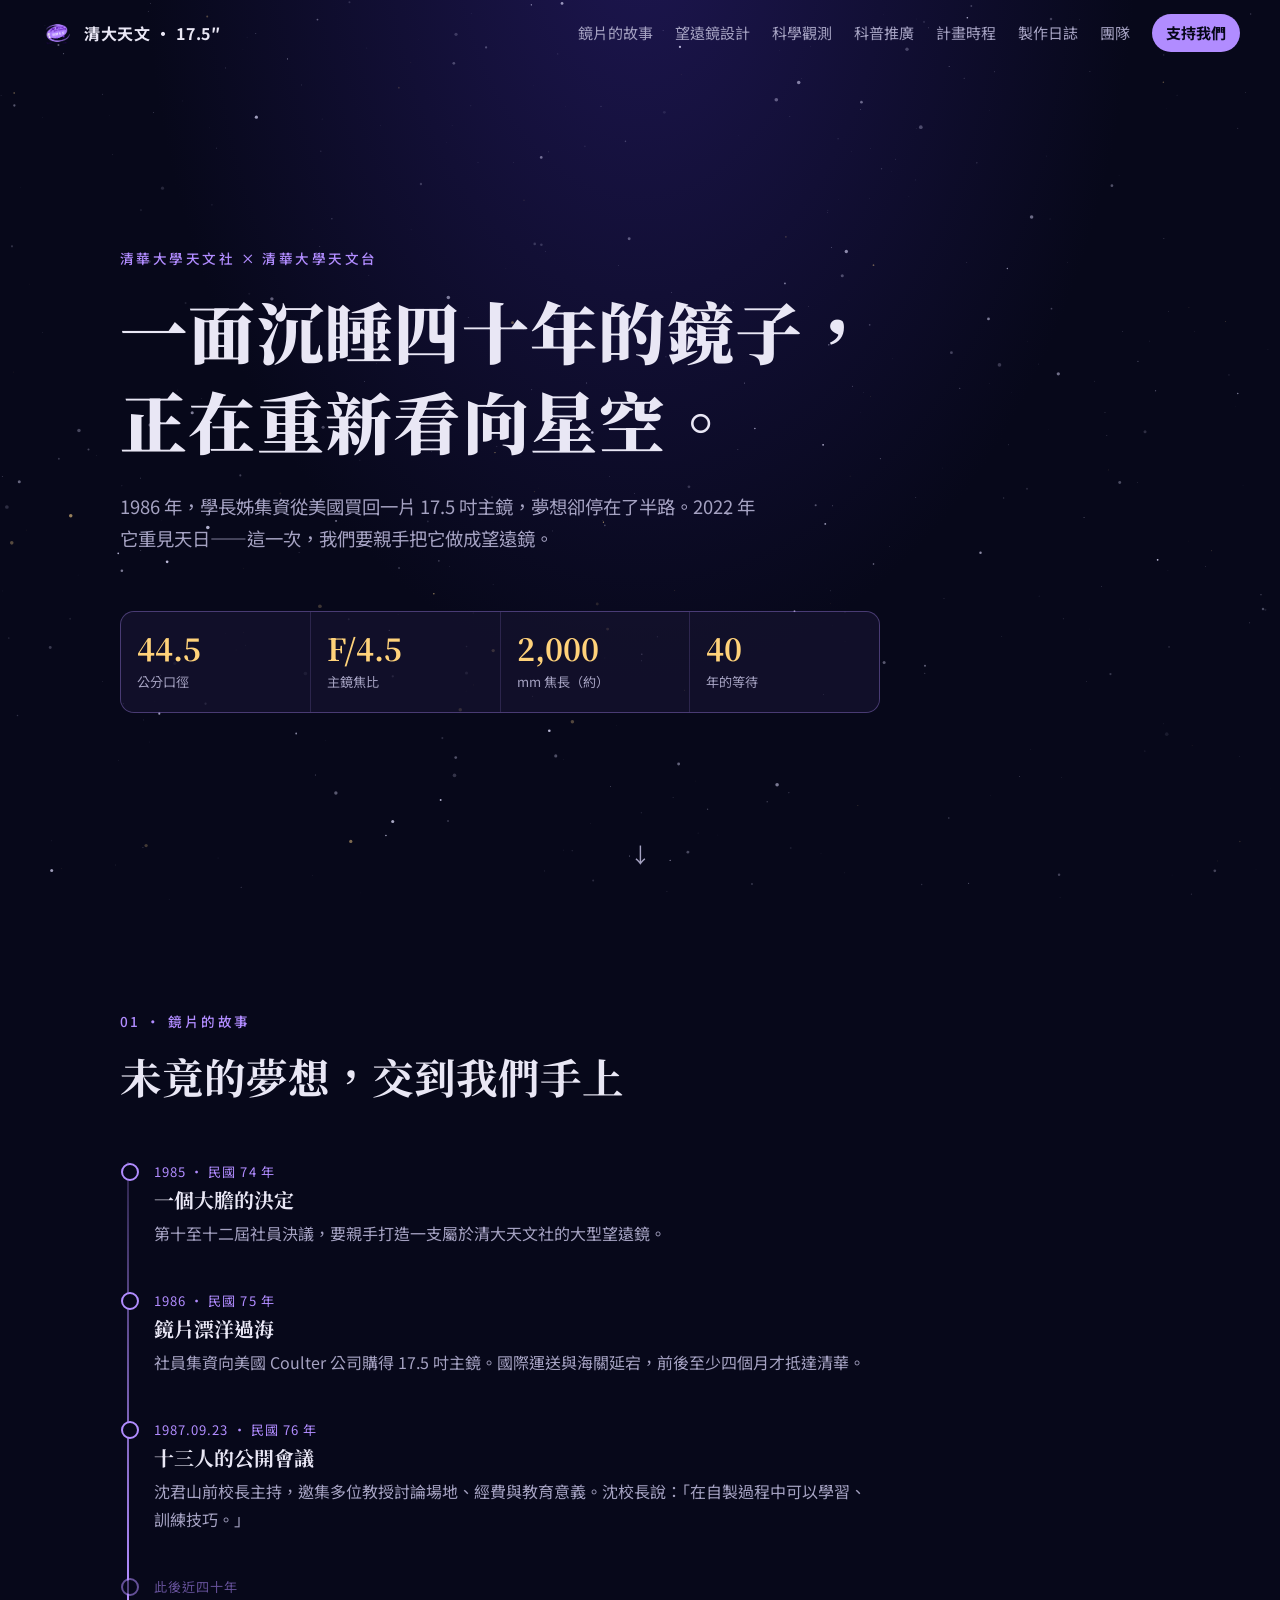
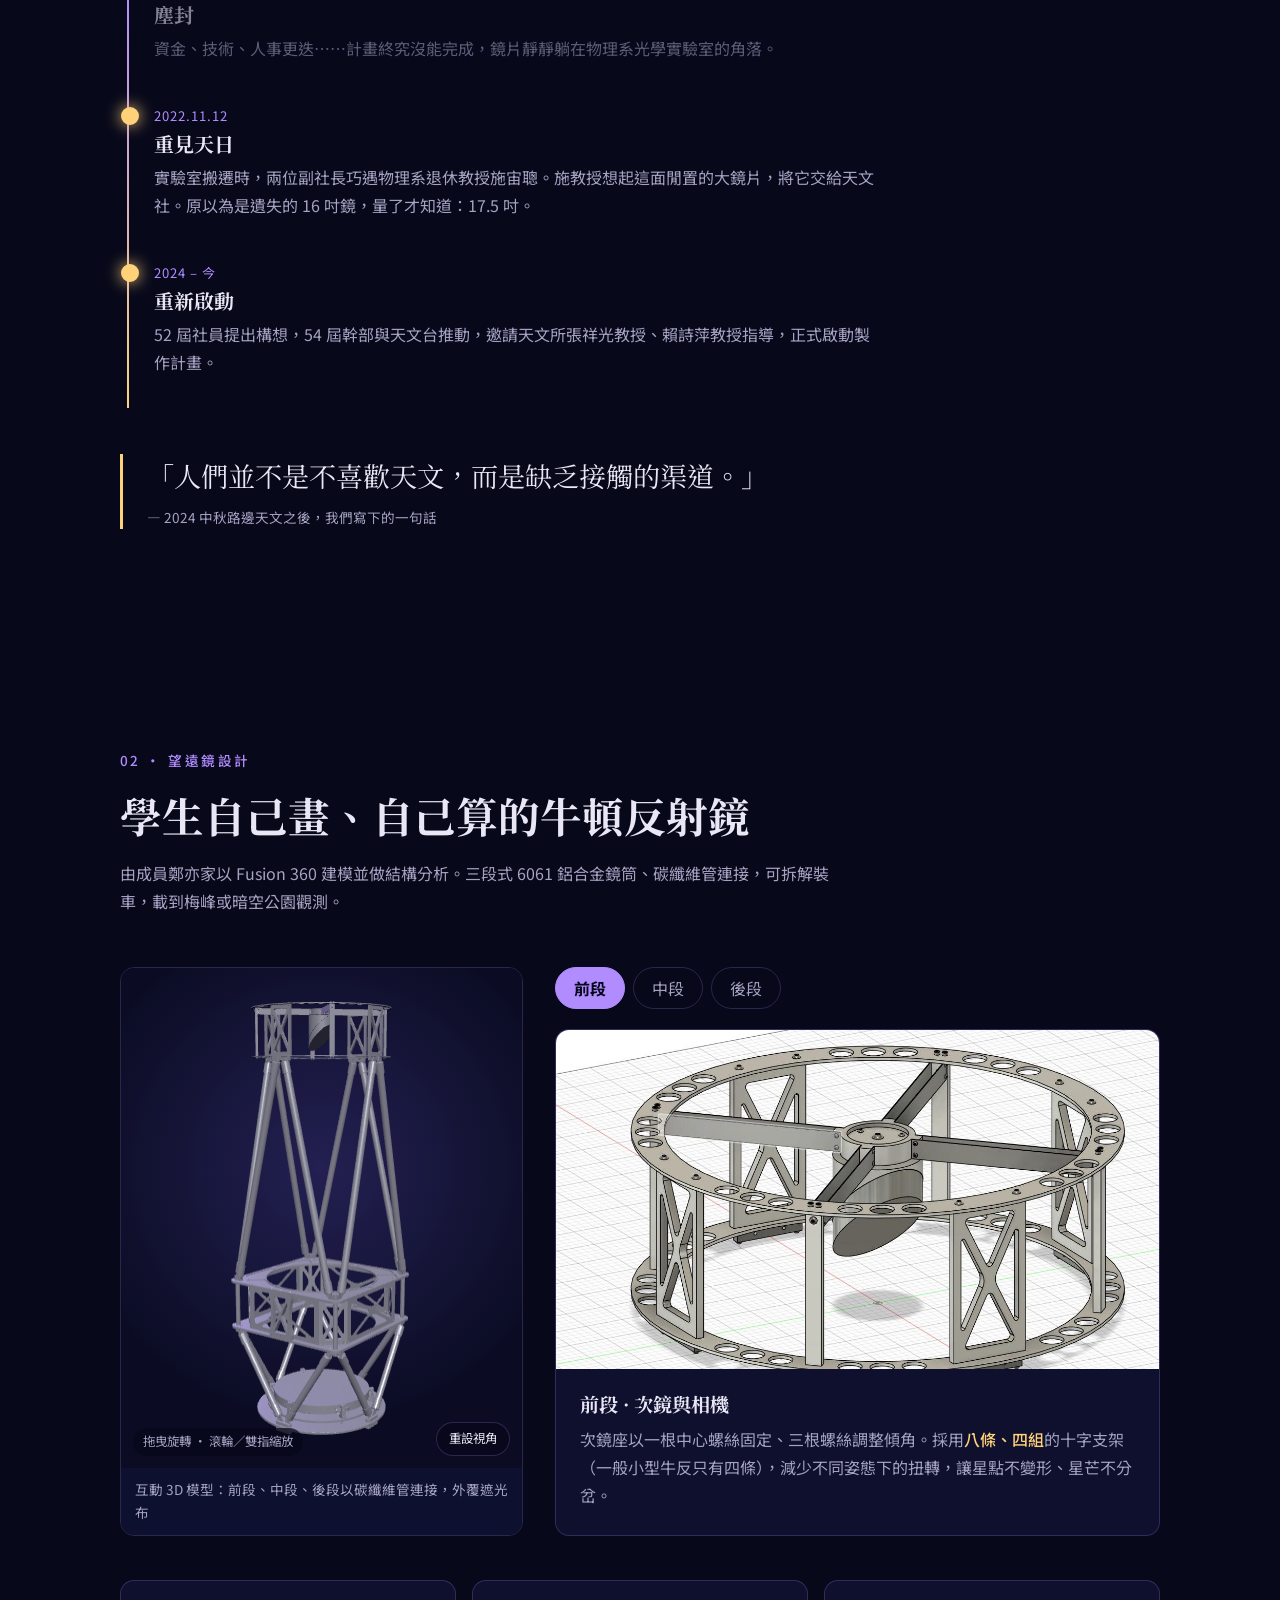
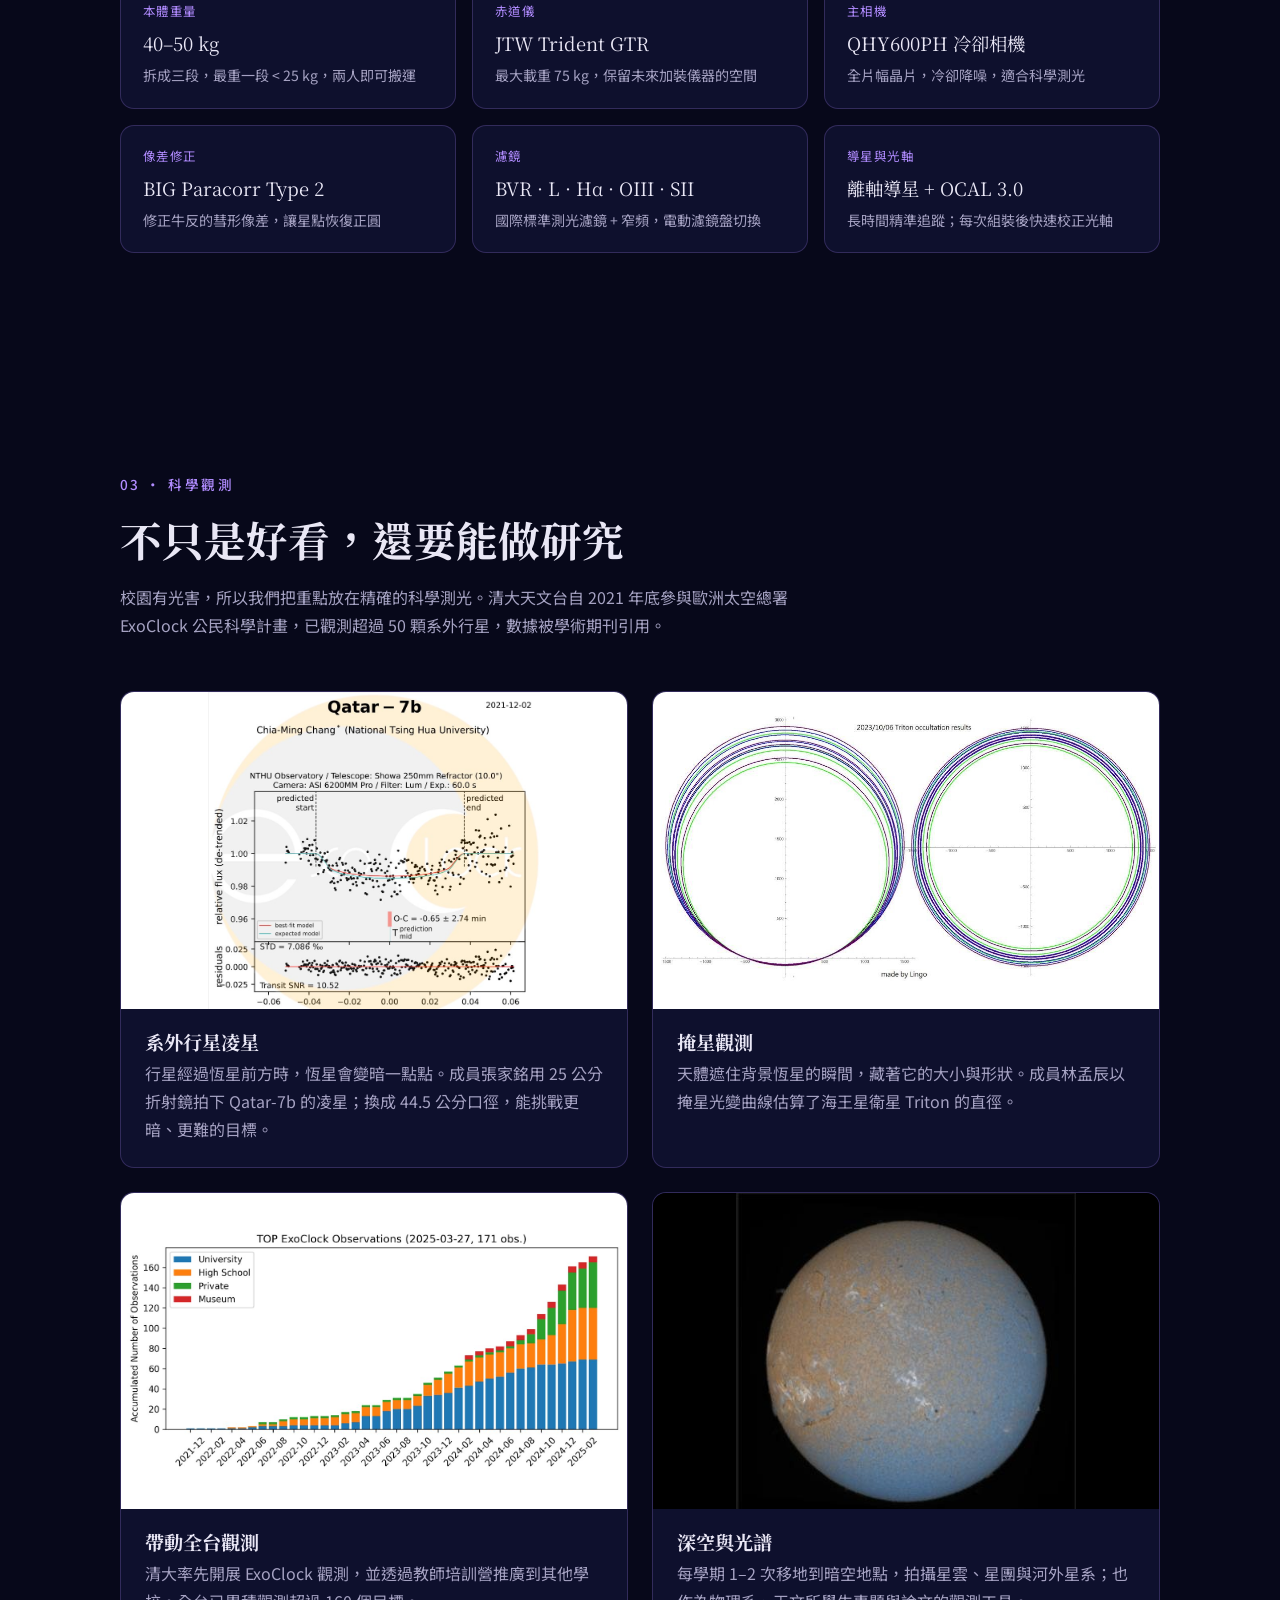
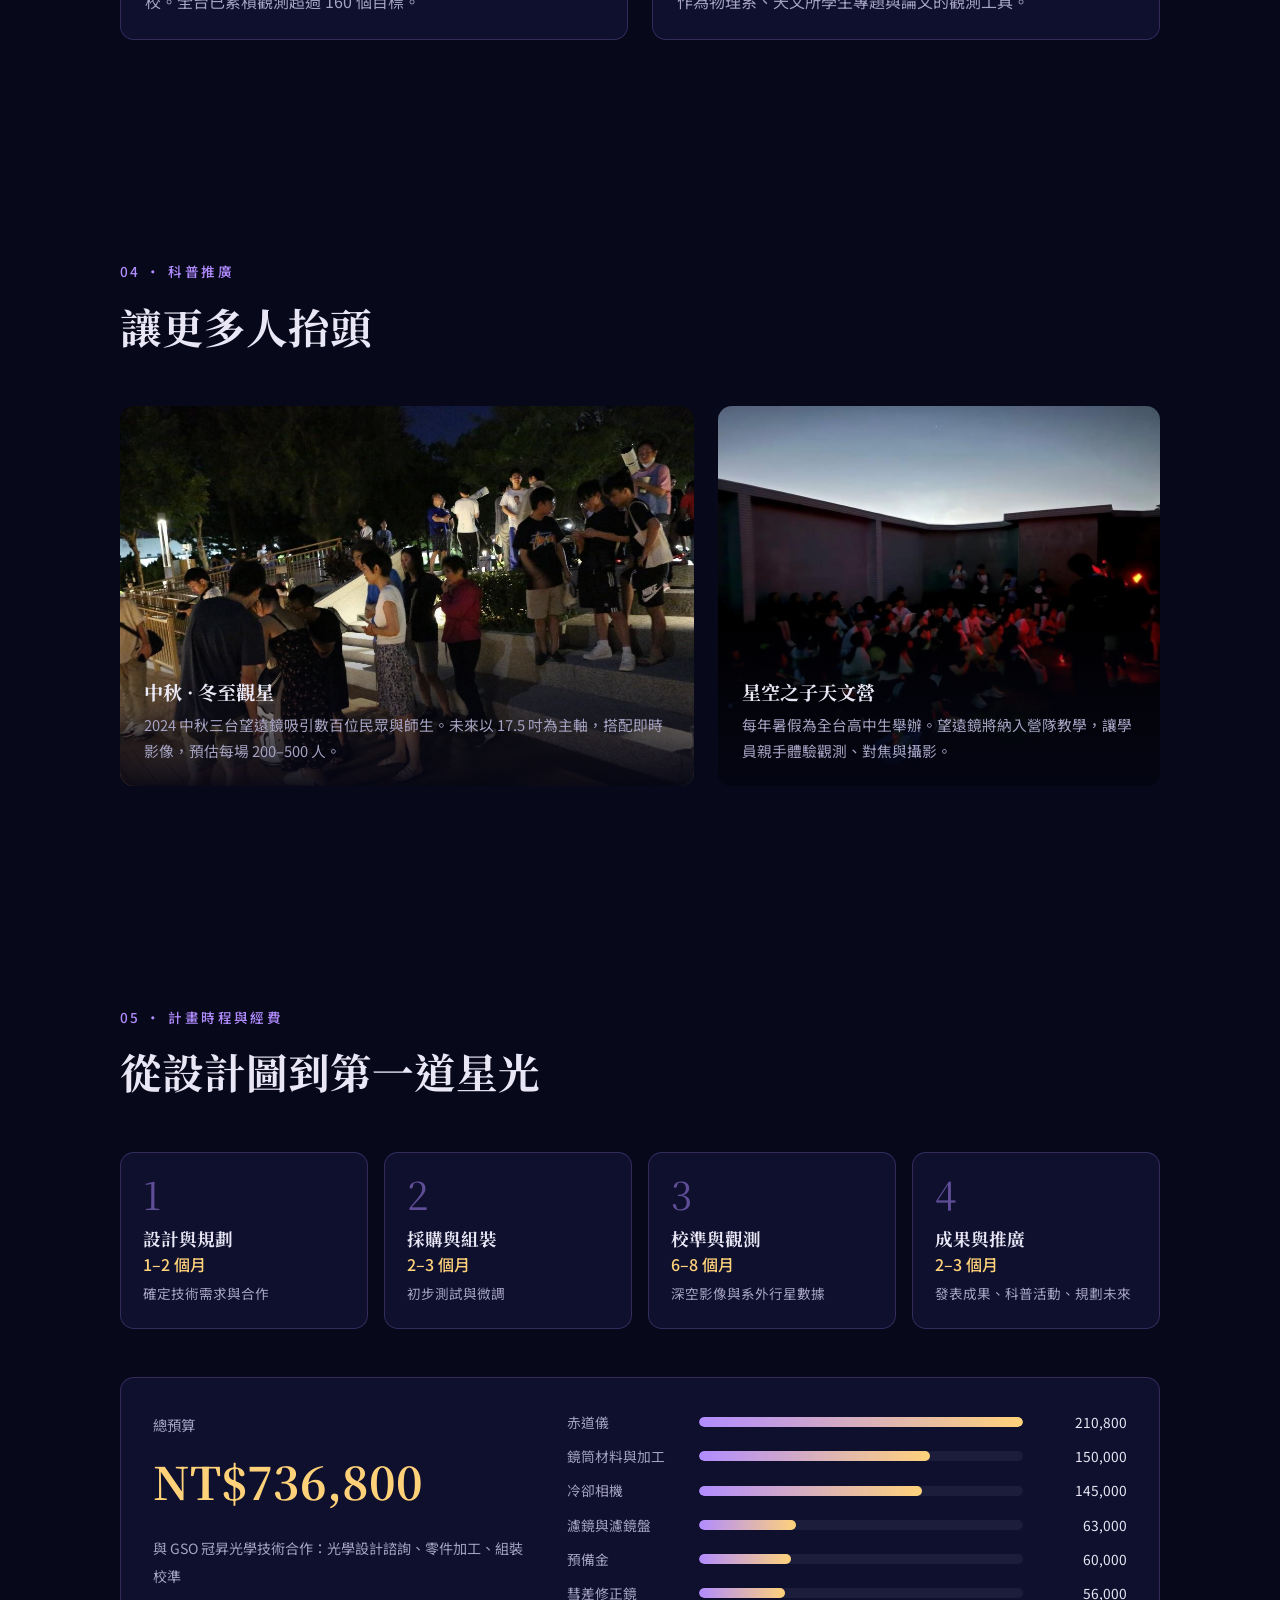
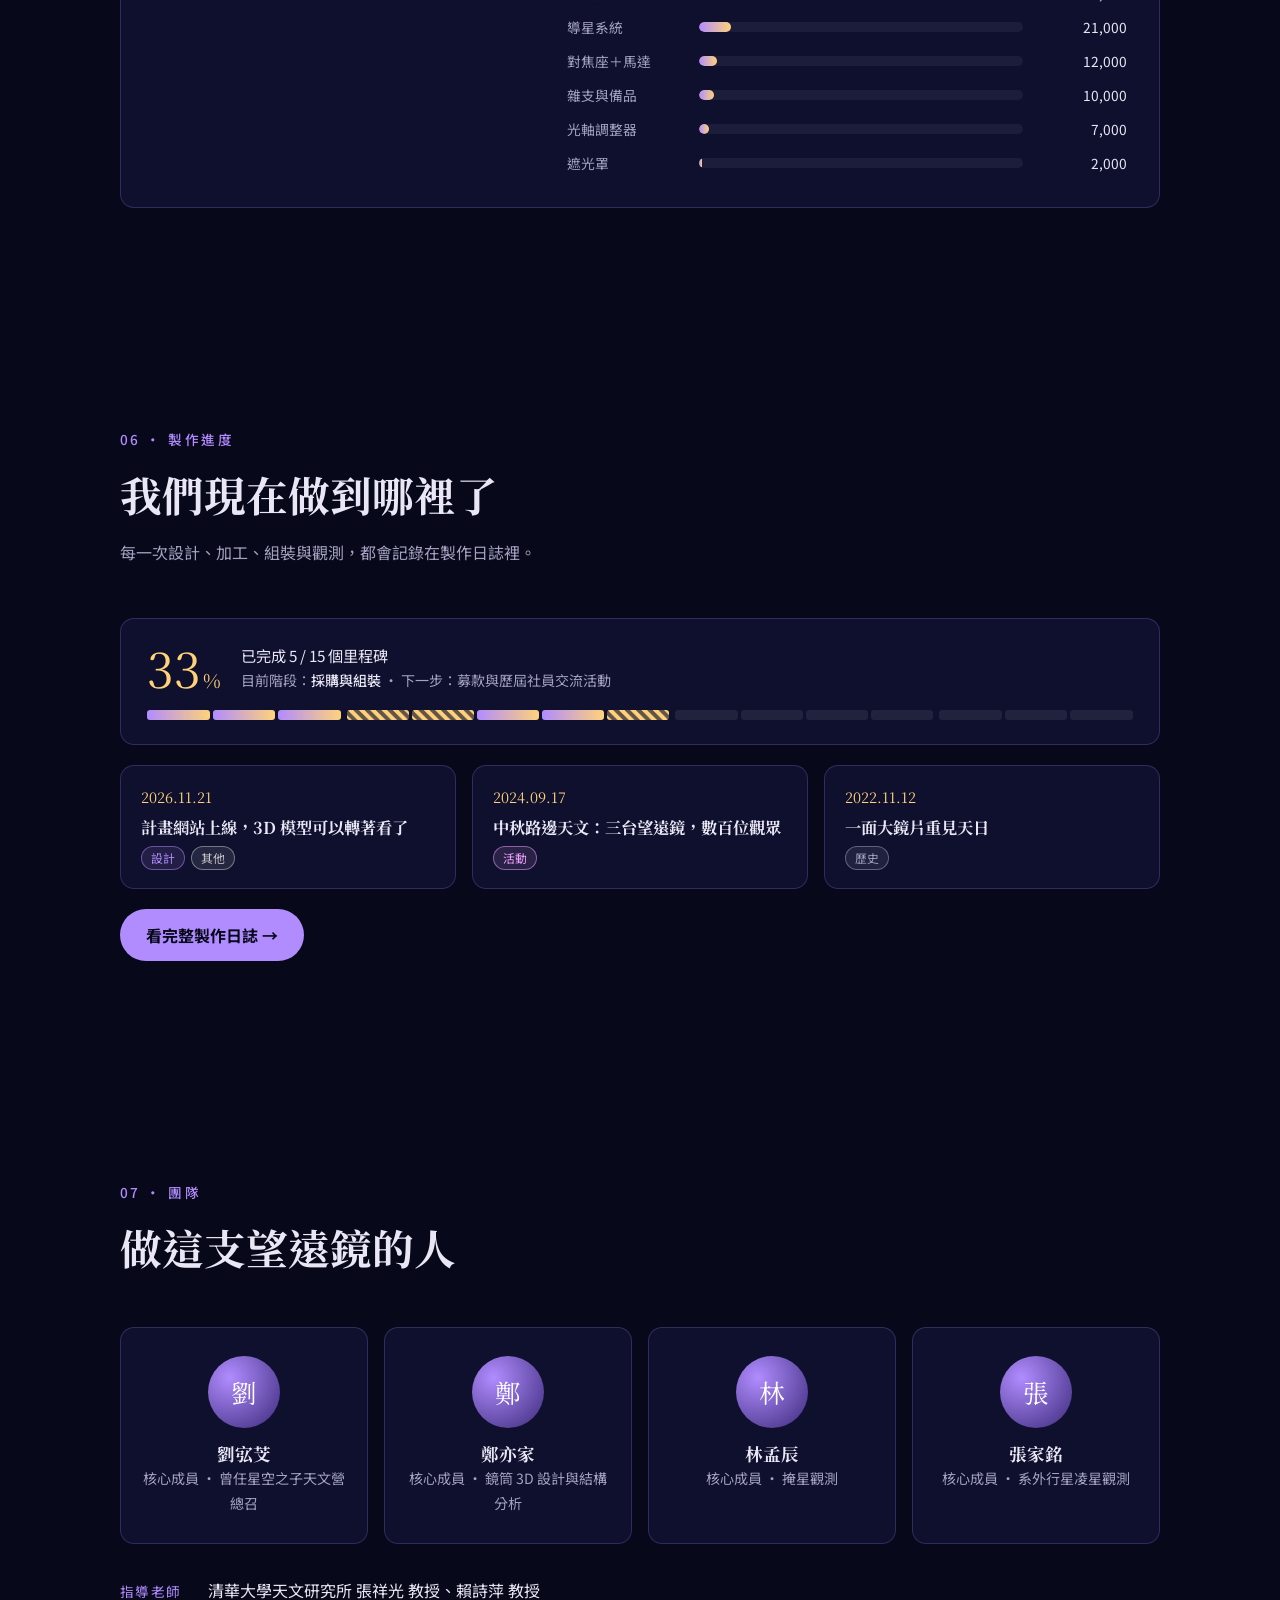
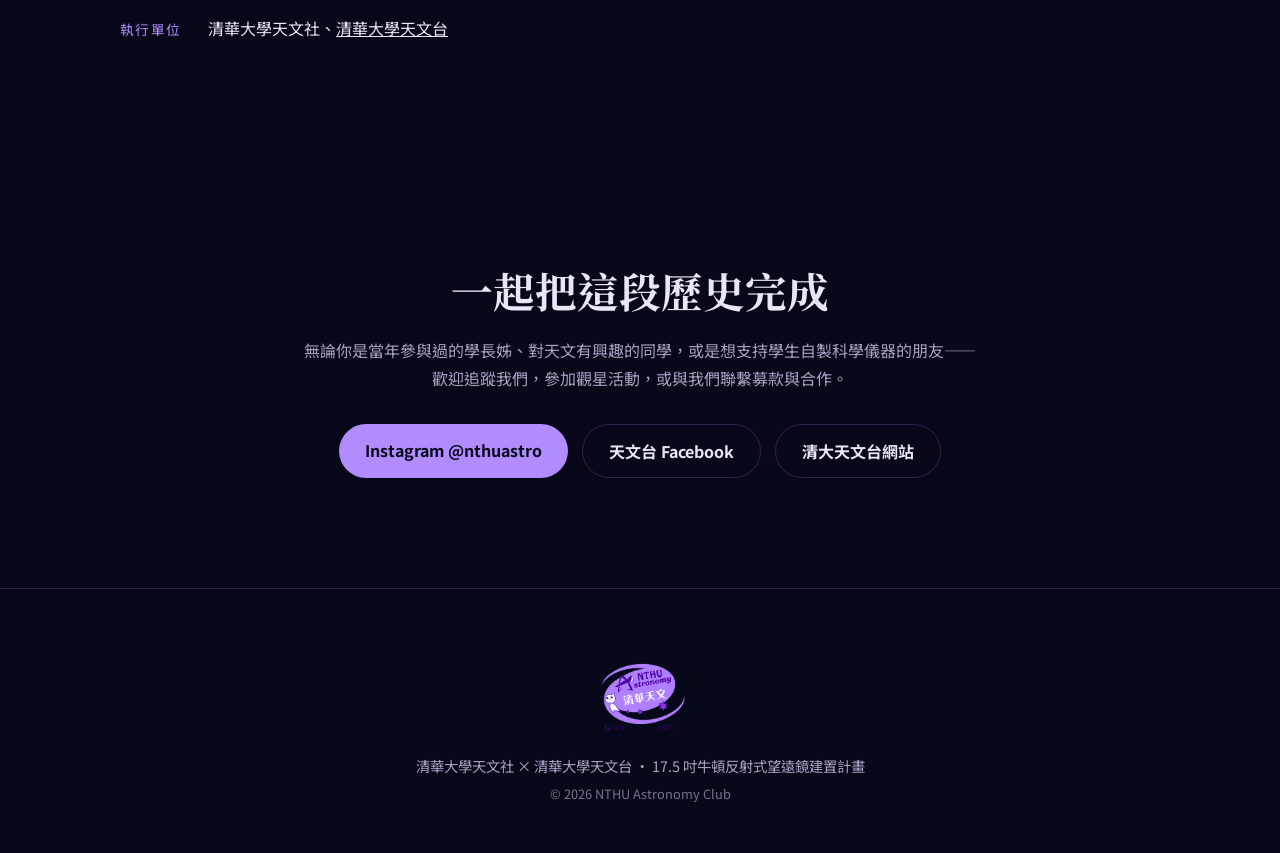
<file: index.html>
<!DOCTYPE html>
<html lang="zh-Hant">
<head>
  <meta charset="UTF-8">
  <meta name="viewport" content="width=device-width, initial-scale=1">
  <title>17.5 吋望遠鏡計畫｜清華大學天文社 × 清華大學天文台</title>
  <meta name="description" content="一面沉睡近四十年的 17.5 吋主鏡，由清大天文社與天文台的學生親手打造成一支可移動的科學望遠鏡。">
  <link rel="icon" href="img/logo.png">
  <link rel="preconnect" href="https://fonts.googleapis.com">
  <link rel="preconnect" href="https://fonts.gstatic.com" crossorigin>
  <link href="https://fonts.googleapis.com/css2?family=Noto+Sans+TC:wght@400;500;700&family=Noto+Serif+TC:wght@600;900&display=swap" rel="stylesheet">
  <link rel="stylesheet" href="style.css">
  <link rel="stylesheet" href="log.css">
  <link rel="alternate" type="application/rss+xml" title="17.5 吋望遠鏡製作日誌" href="feed.xml">    
</head>
<body>
  <canvas id="sky" aria-hidden="true"></canvas>

  <header class="nav" id="nav">
    <a class="brand" href="#top"><img src="img/logo.png" alt="">清大天文 · 17.5″</a>
    <button class="nav-toggle" id="navToggle" aria-label="開啟選單" aria-expanded="false"><span></span><span></span></button>
    <nav class="nav-links" id="navLinks">
      <a href="#story">鏡片的故事</a>
      <a href="#design">望遠鏡設計</a>
      <a href="#science">科學觀測</a>
      <a href="#outreach">科普推廣</a>
      <a href="#plan">計畫時程</a>
      <a href="log.html">製作日誌</a> 
      <a href="#team">團隊</a>
      <a href="#join" class="nav-cta">支持我們</a>
    </nav>
  </header>

  <main id="top">
    <!-- HERO -->
    <section class="hero">
      <p class="eyebrow">清華大學天文社 × 清華大學天文台</p>
      <h1>一面沉睡四十年的鏡子，<br>正在重新看向星空。</h1>
      <p class="lede">1986 年，學長姊集資從美國買回一片 17.5 吋主鏡，夢想卻停在了半路。2022 年它重見天日——這一次，我們要親手把它做成望遠鏡。</p>
      <div class="hero-stats">
        <div><strong data-count="44.5" data-decimals="1">0</strong><span>公分口徑</span></div>
        <div><strong>F/4.5</strong><span>主鏡焦比</span></div>
        <div><strong data-count="2000">0</strong><span>mm 焦長（約）</span></div>
        <div><strong data-count="40">0</strong><span>年的等待</span></div>
      </div>
      <a class="scroll-hint" href="#story" aria-label="往下閱讀">↓</a>
    </section>

    <!-- STORY -->
    <section id="story" class="section">
      <div class="section-head reveal">
        <p class="eyebrow">01 · 鏡片的故事</p>
        <h2>未竟的夢想，交到我們手上</h2>
      </div>

      <ol class="timeline">
        <li class="reveal">
          <time>1985 · 民國 74 年</time>
          <h3>一個大膽的決定</h3>
          <p>第十至十二屆社員決議，要親手打造一支屬於清大天文社的大型望遠鏡。</p>
        </li>
        <li class="reveal">
          <time>1986 · 民國 75 年</time>
          <h3>鏡片漂洋過海</h3>
          <p>社員集資向美國 Coulter 公司購得 17.5 吋主鏡。國際運送與海關延宕，前後至少四個月才抵達清華。</p>
        </li>
        <li class="reveal">
          <time>1987.09.23 · 民國 76 年</time>
          <h3>十三人的公開會議</h3>
          <p>沈君山前校長主持，邀集多位教授討論場地、經費與教育意義。沈校長說：「在自製過程中可以學習、訓練技巧。」</p>
        </li>
        <li class="reveal dim">
          <time>此後近四十年</time>
          <h3>塵封</h3>
          <p>資金、技術、人事更迭……計畫終究沒能完成，鏡片靜靜躺在物理系光學實驗室的角落。</p>
        </li>
        <li class="reveal highlight">
          <time>2022.11.12</time>
          <h3>重見天日</h3>
          <p>實驗室搬遷時，兩位副社長巧遇物理系退休教授施宙聰。施教授想起這面閒置的大鏡片，將它交給天文社。原以為是遺失的 16 吋鏡，量了才知道：17.5 吋。</p>
        </li>
        <li class="reveal highlight">
          <time>2024 – 今</time>
          <h3>重新啟動</h3>
          <p>52 屆社員提出構想，54 屆幹部與天文台推動，邀請天文所張祥光教授、賴詩萍教授指導，正式啟動製作計畫。</p>
        </li>
      </ol>

      <blockquote class="pull reveal">
        「人們並不是不喜歡天文，而是缺乏接觸的渠道。」
        <cite>— 2024 中秋路邊天文之後，我們寫下的一句話</cite>
      </blockquote>
    </section>

    <!-- DESIGN -->
    <section id="design" class="section">
      <div class="section-head reveal">
        <p class="eyebrow">02 · 望遠鏡設計</p>
        <h2>學生自己畫、自己算的牛頓反射鏡</h2>
        <p>由成員鄭亦家以 Fusion 360 建模並做結構分析。三段式 6061 鋁合金鏡筒、碳纖維管連接，可拆解裝車，載到梅峰或暗空公園觀測。</p>
      </div>

      <div class="design-grid">
        <figure class="design-hero reveal">
          <div class="viewer" id="viewer3d">
            <img class="viewer-poster" src="img/telescope-full.jpg" alt="望遠鏡整體 3D 結構圖：上下環狀結構以碳纖維管連接">
            <span class="viewer-status">3D 模型</span>
            <span class="viewer-hint">拖曳旋轉 · 滾輪／雙指縮放</span>
            <button class="viewer-reset" type="button">重設視角</button>
          </div>
          <figcaption>互動 3D 模型：前段、中段、後段以碳纖維管連接，外覆遮光布</figcaption>
        </figure>

        <div class="tabs reveal" role="tablist" aria-label="鏡筒分段">
          <button role="tab" aria-selected="true" data-tab="front">前段</button>
          <button role="tab" aria-selected="false" data-tab="middle">中段</button>
          <button role="tab" aria-selected="false" data-tab="rear">後段</button>
        </div>

        <div class="tab-panels reveal">
          <article class="panel active" data-panel="front">
            <img src="img/front-section.jpg" alt="前段結構：次鏡座與八條十字支架" loading="lazy">
            <div>
              <h3>前段 · 次鏡與相機</h3>
              <p>次鏡座以一根中心螺絲固定、三根螺絲調整傾角。採用<strong>八條、四組</strong>的十字支架（一般小型牛反只有四條），減少不同姿態下的扭轉，讓星點不變形、星芒不分岔。</p>
            </div>
          </article>
          <article class="panel" data-panel="middle">
            <img src="img/middle-section.jpg" alt="中段結構：較厚鋁板、四角連接柱與碳纖維側板" loading="lazy">
            <div>
              <h3>中段 · 承重與赤道儀介面</h3>
              <p>較厚的鋁板、四角鋁柱加上八片碳纖維側板，負責承受整支望遠鏡的重量，並預留鳩尾板鎖點。靠主鏡側設有四個 6 公分風扇孔，吹散鏡面上的空氣邊界層。</p>
            </div>
          </article>
          <article class="panel" data-panel="rear">
            <img src="img/rear-section.jpg" alt="後段結構：主鏡座與翹翹板式浮動支撐" loading="lazy">
            <div>
              <h3>後段 · 主鏡座（最關鍵的一段）</h3>
              <p>主鏡底部由三組「翹翹板」構成的 <strong>18 點浮動支撐</strong>承托，每組附配重塊平衡力矩；周圍 6 組 12 點軸承做徑向支撐，讓鏡片熱脹冷縮時能自由滑動。三組彈簧螺絲調光軸、六根粗螺絲鎖定。</p>
            </div>
          </article>
        </div>
      </div>

      <div class="spec-cards">
        <div class="card reveal"><span class="k">本體重量</span><span class="v">40–50 kg</span><span class="n">拆成三段，最重一段 &lt; 25 kg，兩人即可搬運</span></div>
        <div class="card reveal"><span class="k">赤道儀</span><span class="v">JTW Trident GTR</span><span class="n">最大載重 75 kg，保留未來加裝儀器的空間</span></div>
        <div class="card reveal"><span class="k">主相機</span><span class="v">QHY600PH 冷卻相機</span><span class="n">全片幅晶片，冷卻降噪，適合科學測光</span></div>
        <div class="card reveal"><span class="k">像差修正</span><span class="v">BIG Paracorr Type 2</span><span class="n">修正牛反的彗形像差，讓星點恢復正圓</span></div>
        <div class="card reveal"><span class="k">濾鏡</span><span class="v">BVR · L · Hα · OIII · SII</span><span class="n">國際標準測光濾鏡 + 窄頻，電動濾鏡盤切換</span></div>
        <div class="card reveal"><span class="k">導星與光軸</span><span class="v">離軸導星 + OCAL 3.0</span><span class="n">長時間精準追蹤；每次組裝後快速校正光軸</span></div>
      </div>
    </section>

    <!-- SCIENCE -->
    <section id="science" class="section">
      <div class="section-head reveal">
        <p class="eyebrow">03 · 科學觀測</p>
        <h2>不只是好看，還要能做研究</h2>
        <p>校園有光害，所以我們把重點放在精確的科學測光。清大天文台自 2021 年底參與歐洲太空總署 ExoClock 公民科學計畫，已觀測超過 50 顆系外行星，數據被學術期刊引用。</p>
      </div>

      <div class="science-grid">
        <article class="sci reveal">
          <img src="img/qatar7b-transit.jpg" alt="Qatar-7b 凌星光變曲線，2021-12-02 清大天文台觀測" loading="lazy">
          <h3>系外行星凌星</h3>
          <p>行星經過恆星前方時，恆星會變暗一點點。成員張家銘用 25 公分折射鏡拍下 Qatar-7b 的凌星；換成 44.5 公分口徑，能挑戰更暗、更難的目標。</p>
        </article>
        <article class="sci reveal">
          <img src="img/triton-occultation.jpg" alt="海衛一 Triton 掩星觀測的直徑估算結果" loading="lazy">
          <h3>掩星觀測</h3>
          <p>天體遮住背景恆星的瞬間，藏著它的大小與形狀。成員林孟辰以掩星光變曲線估算了海王星衛星 Triton 的直徑。</p>
        </article>
        <article class="sci reveal">
          <img src="img/exoclock-taiwan.jpg" alt="台灣參與 ExoClock 計畫歷年累積觀測數長條圖" loading="lazy">
          <h3>帶動全台觀測</h3>
          <p>清大率先開展 ExoClock 觀測，並透過教師培訓營推廣到其他學校。全台已累積觀測超過 160 個目標。</p>
        </article>
        <article class="sci reveal">
          <img class="dark-bg" src="img/sun-spectrum.jpg" alt="清大天文台拍攝的太陽影像" loading="lazy">
          <h3>深空與光譜</h3>
          <p>每學期 1–2 次移地到暗空地點，拍攝星雲、星團與河外星系；也作為物理系、天文所學生專題與論文的觀測工具。</p>
        </article>
      </div>
    </section>

    <!-- OUTREACH -->
    <section id="outreach" class="section">
      <div class="section-head reveal">
        <p class="eyebrow">04 · 科普推廣</p>
        <h2>讓更多人抬頭</h2>
      </div>
      <div class="outreach">
        <figure class="reveal">
          <img src="img/mid-autumn-2024.jpg" alt="2024 中秋節校園路邊天文，民眾排隊看望遠鏡" loading="lazy">
          <figcaption><strong>中秋 · 冬至觀星</strong>2024 中秋三台望遠鏡吸引數百位民眾與師生。未來以 17.5 吋為主軸，搭配即時影像，預估每場 200–500 人。</figcaption>
        </figure>
        <figure class="reveal">
          <img src="img/star-camp-2024.jpg" alt="2024 星空之子天文營，高中生在夜空下聽講" loading="lazy">
          <figcaption><strong>星空之子天文營</strong>每年暑假為全台高中生舉辦。望遠鏡將納入營隊教學，讓學員親手體驗觀測、對焦與攝影。</figcaption>
        </figure>
      </div>
    </section>

    <!-- PLAN -->
    <section id="plan" class="section">
      <div class="section-head reveal">
        <p class="eyebrow">05 · 計畫時程與經費</p>
        <h2>從設計圖到第一道星光</h2>
      </div>

      <div class="phases">
        <div class="phase reveal"><span class="pn">1</span><h3>設計與規劃</h3><p>1–2 個月</p><small>確定技術需求與合作</small></div>
        <div class="phase reveal"><span class="pn">2</span><h3>採購與組裝</h3><p>2–3 個月</p><small>初步測試與微調</small></div>
        <div class="phase reveal"><span class="pn">3</span><h3>校準與觀測</h3><p>6–8 個月</p><small>深空影像與系外行星數據</small></div>
        <div class="phase reveal"><span class="pn">4</span><h3>成果與推廣</h3><p>2–3 個月</p><small>發表成果、科普活動、規劃未來</small></div>
      </div>

      <div class="budget reveal">
        <div class="budget-total">
          <span>總預算</span>
          <strong>NT$<span data-count="736800">0</span></strong>
          <small>與 GSO 冠昇光學技術合作：光學設計諮詢、零件加工、組裝校準</small>
        </div>
        <div class="bars" id="budgetBars"></div>
      </div>
    </section>

      <!-- PROGRESS（內容來自 data/progress.js） -->
    <section id="progress" class="section">
      <div class="section-head reveal">
        <p class="eyebrow">06 · 製作進度</p>
        <h2>我們現在做到哪裡了</h2>
        <p>每一次設計、加工、組裝與觀測，都會記錄在製作日誌裡。</p>
      </div>
      <div class="progress-mini reveal" id="progressMini"></div>
    </section>
    
       
    <!-- TEAM -->
    <section id="team" class="section">
      <div class="section-head reveal">
        <p class="eyebrow">07 · 團隊</p>
        <h2>做這支望遠鏡的人</h2>
      </div>
      <div class="team">
        <div class="person reveal"><div class="avatar">劉</div><h3>劉宖芠</h3><p>核心成員 · 曾任星空之子天文營總召</p></div>
        <div class="person reveal"><div class="avatar">鄭</div><h3>鄭亦家</h3><p>核心成員 · 鏡筒 3D 設計與結構分析</p></div>
        <div class="person reveal"><div class="avatar">林</div><h3>林孟辰</h3><p>核心成員 · 掩星觀測</p></div>
        <div class="person reveal"><div class="avatar">張</div><h3>張家銘</h3><p>核心成員 · 系外行星凌星觀測</p></div>
      </div>
      <div class="advisors reveal">
        <p><span>指導老師</span>清華大學天文研究所 張祥光 教授、賴詩萍 教授</p>
        <p><span>執行單位</span>清華大學天文社、<a href="https://nthuobs.phys.nthu.edu.tw/tw" target="_blank" rel="noopener">清華大學天文台</a></p>

      </div>
    </section>

    <!-- JOIN -->
    <section id="join" class="section join reveal">
      <h2>一起把這段歷史完成</h2>
      <p>無論你是當年參與過的學長姊、對天文有興趣的同學，或是想支持學生自製科學儀器的朋友——歡迎追蹤我們，參加觀星活動，或與我們聯繫募款與合作。</p>
      <div class="join-actions">
        <a class="btn" href="https://www.instagram.com/nthuastroclub/" target="_blank" rel="noopener">Instagram @nthuastro</a>
        <a class="btn ghost" href="https://www.facebook.com/nthuobs/" target="_blank" rel="noopener">天文台 Facebook</a>
        <a class="btn ghost" href="https://nthuobs.phys.nthu.edu.tw/tw" target="_blank" rel="noopener">清大天文台網站</a>
      </div>
    </section>
  </main>

  <footer>
    <img src="img/logo.png" alt="清華天文 NTHU Astronomy since 1971">
    <p>清華大學天文社 × 清華大學天文台 · 17.5 吋牛頓反射式望遠鏡建置計畫</p>
    <p class="small">© <span id="year"></span> NTHU Astronomy Club</p>
  </footer>
  <script>window.addEventListener('error',function(e){if(e.filename&&e.filename.indexOf('progress.js')!==-1)window.PROGRESS_ERROR={line:e.lineno,msg:e.message};});</script>
  <script src="data/progress.js"></script>
  <script src="script.js"></script>
  <script src="log.js"></script>
  <script src="viewer.bundle.js"></script>
</body>
</html>
</file>
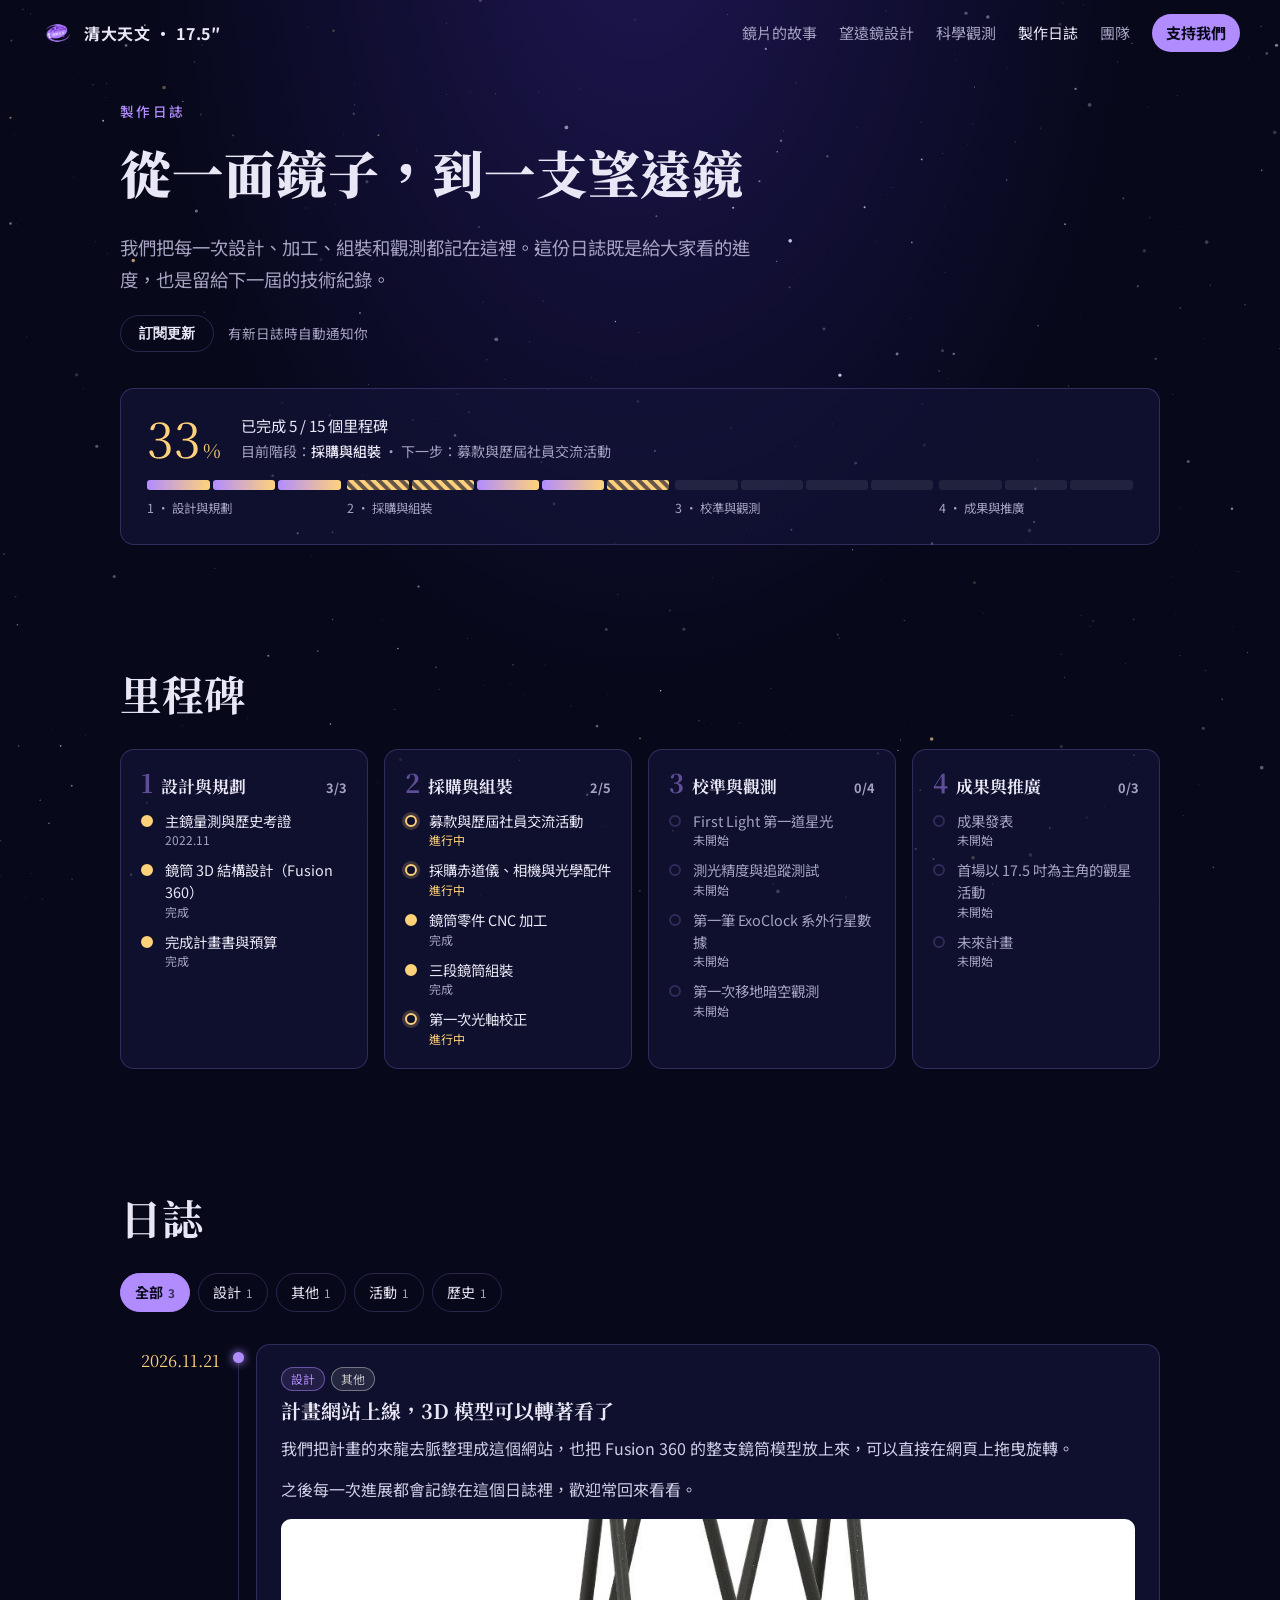
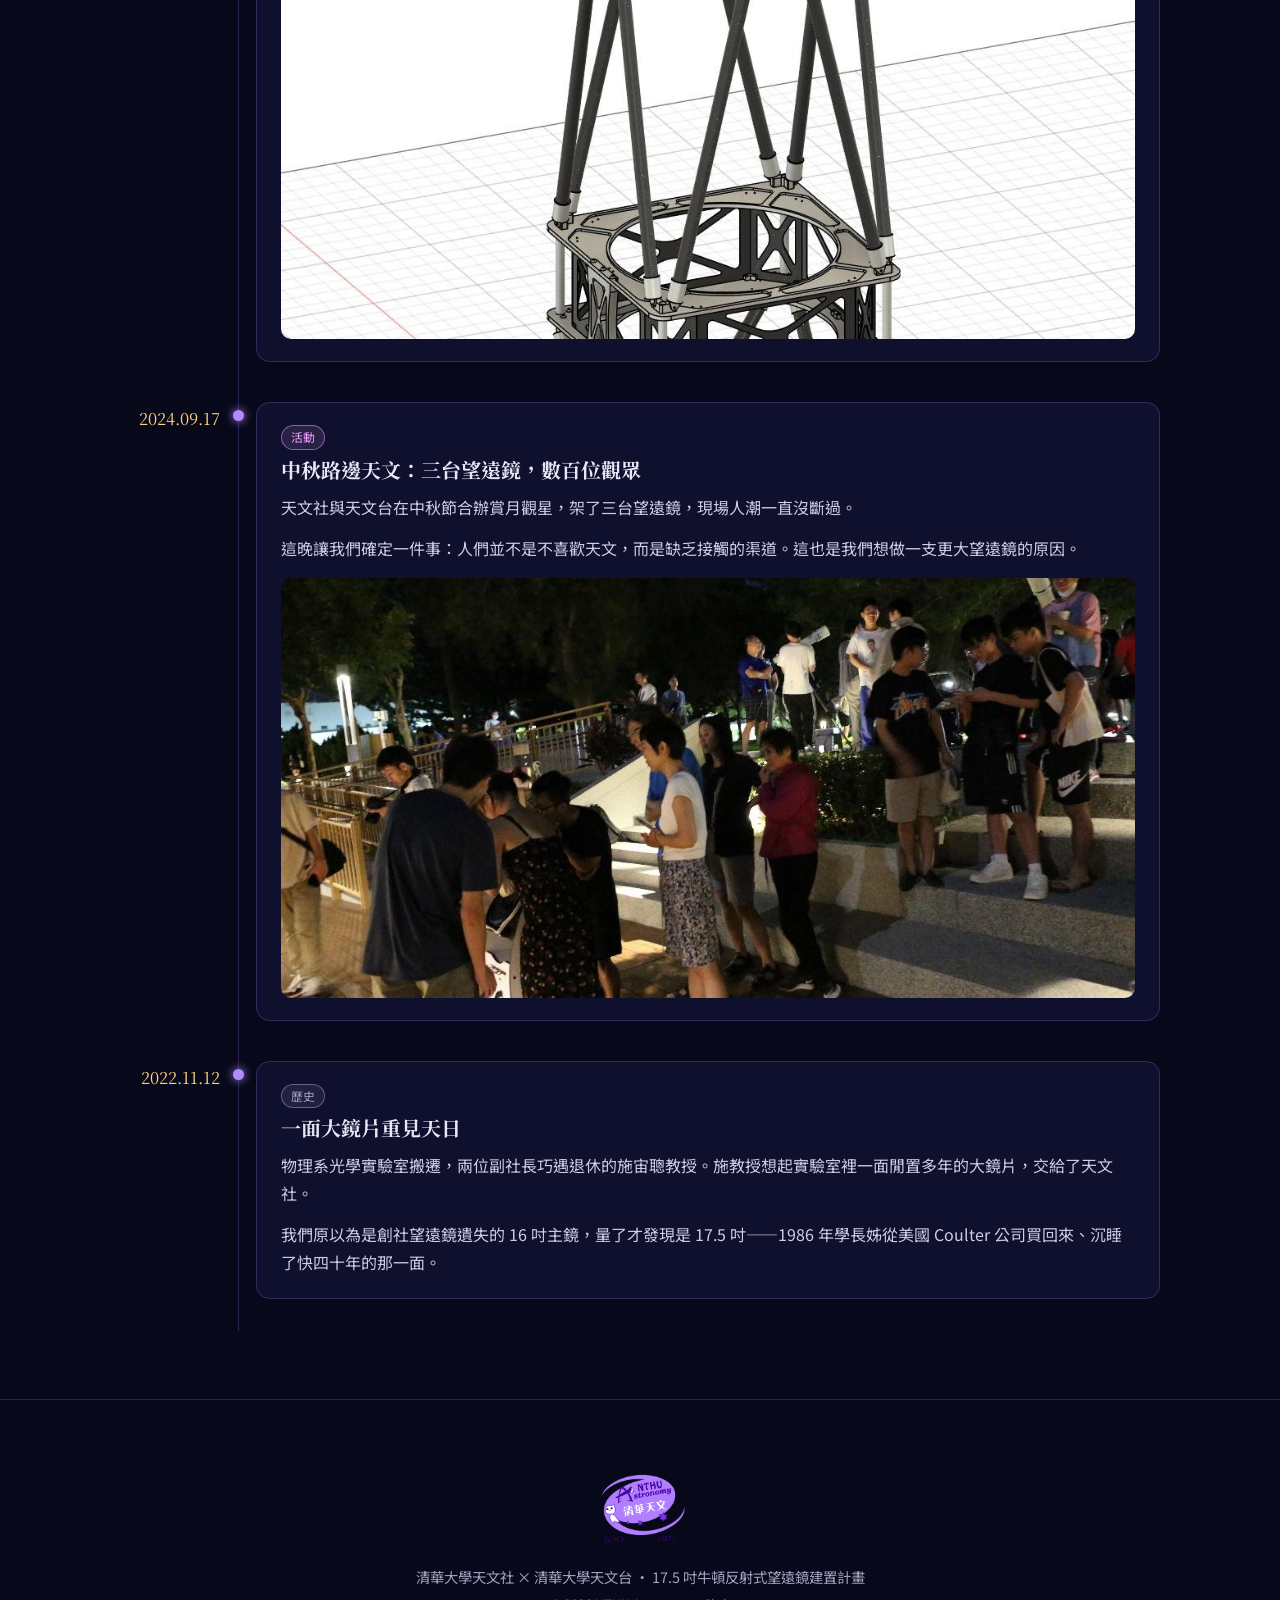
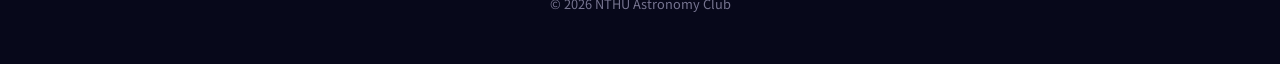
<file: log.html>
<!DOCTYPE html>
<html lang="zh-Hant">
<head>
  <meta charset="UTF-8">
  <meta name="viewport" content="width=device-width, initial-scale=1">
  <title>製作日誌｜17.5 吋望遠鏡計畫</title>
  <meta name="description" content="清大天文社 17.5 吋望遠鏡的製作進度與日誌：里程碑、每一次加工、組裝與觀測的紀錄。">
  <link rel="icon" href="img/logo.png">
  <link rel="preconnect" href="https://fonts.googleapis.com">
  <link rel="preconnect" href="https://fonts.gstatic.com" crossorigin>
  <link href="https://fonts.googleapis.com/css2?family=Noto+Sans+TC:wght@400;500;700&family=Noto+Serif+TC:wght@600;900&display=swap" rel="stylesheet">
  <link rel="stylesheet" href="style.css">
  <link rel="stylesheet" href="log.css">
  <link rel="alternate" type="application/rss+xml" title="17.5 吋望遠鏡製作日誌" href="feed.xml">
  <script>
    // 記錄 progress.js 的語法錯誤，讓頁面能提示是哪一行
    window.addEventListener('error', function (e) {
      if (e.filename && e.filename.indexOf('progress.js') !== -1) window.PROGRESS_ERROR = { line: e.lineno, msg: e.message };
    });
  </script>
</head>
<body class="log-page">
  <canvas id="sky" aria-hidden="true"></canvas>

  <header class="nav scrolled" id="nav">
    <a class="brand" href="index.html"><img src="img/logo.png" alt="">清大天文 · 17.5″</a>
    <button class="nav-toggle" id="navToggle" aria-label="開啟選單" aria-expanded="false"><span></span><span></span></button>
    <nav class="nav-links" id="navLinks">
      <a href="index.html#story">鏡片的故事</a>
      <a href="index.html#design">望遠鏡設計</a>
      <a href="index.html#science">科學觀測</a>
      <a href="log.html" aria-current="page">製作日誌</a>
      <a href="index.html#team">團隊</a>
      <a href="index.html#join" class="nav-cta">支持我們</a>
    </nav>
  </header>

  <main id="logPage">
    <section class="section log-head">
      <p class="eyebrow">製作日誌</p>
      <h1>從一面鏡子，到一支望遠鏡</h1>
      <p class="lede">我們把每一次設計、加工、組裝和觀測都記在這裡。這份日誌既是給大家看的進度，也是留給下一屆的技術紀錄。</p>
      <div class="subscribe">
        <button class="btn ghost" type="button" id="subBtn">訂閱更新</button>
        <span>有新日誌時自動通知你</span>
      </div>

      <div class="overall" id="overall"></div>
    </section>

    <section class="section" id="milestones-sec">
      <div class="section-head">
        <h2>里程碑</h2>
      </div>
      <div class="milestones" id="milestones"></div>
    </section>

    <section class="section" id="entries-sec">
      <div class="section-head">
        <h2>日誌</h2>
      </div>
      <div class="filters" id="filters" role="group" aria-label="依標籤篩選"></div>
      <ol class="entries" id="entries"></ol>
    </section>
  </main>

  <dialog class="sub-dialog" id="subDialog" aria-labelledby="subTitle">
    <button class="lb-close" type="button" id="subClose" aria-label="關閉">×</button>
    <h2 id="subTitle">訂閱製作日誌</h2>
    <p>用 RSS 閱讀器訂閱，我們每寫一則新日誌，你的閱讀器就會自動收到。不用註冊我們的任何東西，也不會收到廣告。</p>
    <div class="sub-readers">
      <a class="btn" id="subInoreader" target="_blank" rel="noopener">加入 Inoreader</a>
      
    </div>
    <p class="sub-small">Inoreader 是免費的 RSS 閱讀器，有網頁版和手機 app，用 Google 帳號就能登入。</p>
    <label class="sub-label" for="subUrl">已經有其他閱讀器？複製這個訂閱網址貼上即可：</label>
    <div class="sub-copy">
      <input id="subUrl" type="text" readonly>
      <button class="btn ghost" type="button" id="subCopyBtn">複製</button>
    </div>
  </dialog>

  <div class="lightbox" id="lightbox" hidden>
    <button class="lb-close" type="button" aria-label="關閉">×</button>
    <figure><img alt=""><figcaption></figcaption></figure>
  </div>

  <footer>
    <img src="img/logo.png" alt="清華天文 NTHU Astronomy since 1971">
    <p>清華大學天文社 × 清華大學天文台 · 17.5 吋牛頓反射式望遠鏡建置計畫</p>
    <p class="small">© <span id="year"></span> NTHU Astronomy Club</p>
  </footer>

  <script src="data/progress.js"></script>
  <script src="script.js"></script>
  <script src="log.js"></script>
</body>
</html>
</file>
<file: style.css>
:root {
  --bg: #07081a;
  --bg-2: #0e1030;
  --ink: #e9e7f5;
  --muted: #a5a2c2;
  --accent: #b18cff;      /* 社團 logo 紫 */
  --accent-2: #ffd27a;    /* 星光金 */
  --line: rgba(177, 140, 255, .22);
  --card: rgba(20, 22, 58, .62);
  --radius: 14px;
  --maxw: 1120px;
  --serif: "Noto Serif TC", "Songti TC", serif;
  --sans: "Noto Sans TC", "PingFang TC", "Microsoft JhengHei", system-ui, sans-serif;
}

* { box-sizing: border-box; margin: 0; padding: 0; }
html { scroll-behavior: smooth; scroll-padding-top: 72px; }
body {
  font-family: var(--sans);
  background: radial-gradient(ellipse at 50% -10%, #1d1650 0%, var(--bg) 55%) fixed, var(--bg);
  color: var(--ink);
  line-height: 1.75;
  -webkit-font-smoothing: antialiased;
}
img { max-width: 100%; display: block; }
a { color: inherit; }

#sky { position: fixed; inset: 0; width: 100%; height: 100%; z-index: -1; }

/* ---------- Nav ---------- */
.nav {
  position: fixed; top: 0; left: 0; right: 0; z-index: 10;
  display: flex; align-items: center; justify-content: space-between;
  padding: 14px clamp(16px, 4vw, 40px);
  transition: background .3s, border-color .3s;
  border-bottom: 1px solid transparent;
}
.nav.scrolled { background: rgba(7, 8, 26, .82); backdrop-filter: blur(10px); border-color: var(--line); }
.brand { display: flex; align-items: center; gap: 10px; text-decoration: none; font-weight: 700; letter-spacing: .04em; }
.brand img { width: 34px; height: 34px; object-fit: contain; }
.nav-links { display: flex; gap: 22px; align-items: center; font-size: .94rem; }
.nav-links a { text-decoration: none; color: var(--muted); transition: color .2s; }
.nav-links a:hover { color: var(--ink); }
.nav-cta { color: var(--bg) !important; background: var(--accent); padding: 6px 14px; border-radius: 99px; font-weight: 700; }
.nav-toggle { display: none; background: none; border: 0; width: 34px; height: 34px; cursor: pointer; }
.nav-toggle span { display: block; height: 2px; background: var(--ink); margin: 7px 4px; transition: transform .3s; }

/* ---------- Hero ---------- */
.hero {
  min-height: 100svh;
  display: flex; flex-direction: column; justify-content: center;
  max-width: var(--maxw); margin: 0 auto;
  padding: 120px clamp(20px, 5vw, 40px) 60px;
  position: relative;
}
.eyebrow { color: var(--accent); font-size: .85rem; letter-spacing: .18em; font-weight: 500; margin-bottom: 14px; }
h1, h2, h3 { font-family: var(--serif); line-height: 1.35; }
h1 { font-size: clamp(2.1rem, 6vw, 4.2rem); font-weight: 900; letter-spacing: .02em; }
.lede { max-width: 640px; color: var(--muted); font-size: clamp(1rem, 1.6vw, 1.15rem); margin-top: 24px; }
.hero-stats {
  display: grid; grid-template-columns: repeat(4, 1fr); gap: 1px;
  margin-top: 56px; max-width: 760px;
  border: 1px solid var(--line); border-radius: var(--radius); overflow: hidden;
  background: var(--line);
}
.hero-stats div { background: rgba(7, 8, 26, .7); padding: 18px 16px; }
.hero-stats strong { display: block; font-family: var(--serif); font-size: 1.9rem; color: var(--accent-2); line-height: 1.2; }
.hero-stats span { font-size: .82rem; color: var(--muted); }
.scroll-hint {
  position: absolute; bottom: 28px; left: 50%; transform: translateX(-50%);
  text-decoration: none; color: var(--muted); font-size: 1.3rem;
  animation: bob 2.2s ease-in-out infinite;
}
@keyframes bob { 50% { transform: translate(-50%, 8px); } }

/* ---------- Sections ---------- */
.section { max-width: var(--maxw); margin: 0 auto; padding: 110px clamp(20px, 5vw, 40px); }
.section-head { max-width: 720px; margin-bottom: 52px; }
.section-head h2 { font-size: clamp(1.7rem, 3.6vw, 2.6rem); }
.section-head p:not(.eyebrow) { color: var(--muted); margin-top: 16px; }

/* Timeline */
.timeline { list-style: none; position: relative; padding-left: 34px; max-width: 760px; }
.timeline::before { content: ""; position: absolute; left: 7px; top: 6px; bottom: 6px; width: 2px; background: linear-gradient(var(--line), var(--accent), var(--accent-2)); }
.timeline li { position: relative; padding-bottom: 38px; }
.timeline li::before {
  content: ""; position: absolute; left: -33px; top: 7px; width: 14px; height: 14px; border-radius: 50%;
  background: var(--bg); border: 2px solid var(--accent);
}
.timeline li.highlight::before { background: var(--accent-2); border-color: var(--accent-2); box-shadow: 0 0 16px var(--accent-2); }
.timeline li.dim { opacity: .55; }
.timeline time { font-size: .82rem; color: var(--accent); letter-spacing: .08em; }
.timeline h3 { font-size: 1.25rem; margin: 2px 0 6px; }
.timeline p { color: var(--muted); }

.pull {
  margin: 40px 0 0; max-width: 760px;
  font-family: var(--serif); font-size: clamp(1.25rem, 2.6vw, 1.7rem); line-height: 1.6;
  border-left: 3px solid var(--accent-2); padding-left: 24px;
}
.pull cite { display: block; font-family: var(--sans); font-style: normal; font-size: .85rem; color: var(--muted); margin-top: 10px; }

/* Design */
.design-grid { display: grid; grid-template-columns: 0.8fr 1.2fr; grid-template-rows: auto 1fr; gap: 20px 32px; }
.design-hero { grid-row: 1 / 3; display: flex; flex-direction: column; border-radius: var(--radius); overflow: hidden; border: 1px solid var(--line); }

/* 3D viewer */
.viewer {
  position: relative; flex: 1; min-height: 480px;
  background: radial-gradient(circle at 50% 40%, #232052 0%, #0b0c24 70%);
  touch-action: none; cursor: grab;
}
.viewer:active { cursor: grabbing; }
.viewer canvas { position: absolute; inset: 0; width: 100% !important; height: 100% !important; display: block; }
.viewer-poster { position: absolute; inset: 0; width: 100%; height: 100%; object-fit: cover; transition: opacity .6s; }
.viewer.ready .viewer-poster { opacity: 0; pointer-events: none; }
.viewer-status, .viewer-hint {
  position: absolute; left: 12px; font-size: .78rem; padding: 3px 10px; border-radius: 99px;
  background: rgba(7, 8, 26, .72); color: var(--ink); pointer-events: none;
}
.viewer-status { top: 12px; }
.viewer.ready .viewer-status { display: none; }
.viewer-hint { bottom: 12px; color: var(--muted); opacity: 0; transition: opacity .4s; }
.viewer.ready .viewer-hint { opacity: 1; }
.viewer-reset {
  position: absolute; right: 12px; bottom: 12px; font: inherit; font-size: .78rem;
  color: var(--ink); background: rgba(7, 8, 26, .72); border: 1px solid var(--line);
  border-radius: 99px; padding: 5px 12px; cursor: pointer; opacity: 0; transition: opacity .4s;
}
.viewer.ready .viewer-reset { opacity: 1; }
.viewer-reset:hover { border-color: var(--accent); }
.design-hero figcaption { background: var(--bg-2); color: var(--muted); font-size: .85rem; padding: 10px 14px; }
.tabs { display: flex; gap: 8px; align-self: end; }
.tabs button {
  font: inherit; color: var(--muted); background: transparent; cursor: pointer;
  border: 1px solid var(--line); border-radius: 99px; padding: 6px 18px;
  transition: all .2s;
}
.tabs button[aria-selected="true"] { background: var(--accent); color: var(--bg); border-color: var(--accent); font-weight: 700; }
.panel { display: none; background: var(--card); border: 1px solid var(--line); border-radius: var(--radius); overflow: hidden; }
.panel.active { display: block; animation: fade .4s ease; }
.panel img { width: 100%; aspect-ratio: 16 / 9; object-fit: cover; background: #fff; }
.panel div { padding: 22px 24px 26px; }
.panel h3 { font-size: 1.2rem; margin-bottom: 8px; }
.panel p { color: var(--muted); }
.panel strong { color: var(--accent-2); font-weight: 500; }
@keyframes fade { from { opacity: 0; transform: translateY(6px); } }

.spec-cards { display: grid; grid-template-columns: repeat(3, 1fr); gap: 16px; margin-top: 44px; }
.card { background: var(--card); border: 1px solid var(--line); border-radius: var(--radius); padding: 20px 22px; display: flex; flex-direction: column; gap: 4px; }
.card .k { font-size: .78rem; color: var(--accent); letter-spacing: .12em; }
.card .v { font-family: var(--serif); font-size: 1.15rem; }
.card .n { font-size: .88rem; color: var(--muted); }

/* Science */
.science-grid { display: grid; grid-template-columns: repeat(2, 1fr); gap: 24px; }
.sci { background: var(--card); border: 1px solid var(--line); border-radius: var(--radius); overflow: hidden; }
.sci img { width: 100%; aspect-ratio: 16 / 10; object-fit: contain; background: #fff; }
.sci img.dark-bg { background: #000; }
.sci h3 { font-size: 1.2rem; padding: 20px 24px 4px; }
.sci p { color: var(--muted); padding: 0 24px 24px; }

/* Outreach */
.outreach { display: grid; grid-template-columns: 1.3fr 1fr; gap: 24px; }
.outreach figure { position: relative; border-radius: var(--radius); overflow: hidden; min-height: 380px; }
.outreach img { position: absolute; inset: 0; width: 100%; height: 100%; object-fit: cover; }
.outreach figcaption {
  position: absolute; left: 0; right: 0; bottom: 0; padding: 60px 24px 22px;
  background: linear-gradient(transparent, rgba(5, 6, 20, .95));
  color: var(--muted); font-size: .92rem;
}
.outreach figcaption strong { display: block; font-family: var(--serif); color: var(--ink); font-size: 1.2rem; margin-bottom: 4px; }

/* Plan */
.phases { display: grid; grid-template-columns: repeat(4, 1fr); gap: 16px; counter-reset: p; }
.phase { position: relative; background: var(--card); border: 1px solid var(--line); border-radius: var(--radius); padding: 22px; }
.pn { font-family: var(--serif); font-size: 2.4rem; color: var(--accent); opacity: .5; line-height: 1; }
.phase h3 { font-size: 1.1rem; margin-top: 10px; }
.phase p { color: var(--accent-2); font-weight: 500; }
.phase small { color: var(--muted); font-size: .85rem; }

.budget { display: grid; grid-template-columns: 0.8fr 1.2fr; gap: 40px; margin-top: 48px; background: var(--card); border: 1px solid var(--line); border-radius: var(--radius); padding: 32px; }
.budget-total > span { color: var(--muted); font-size: .9rem; }
.budget-total strong { display: block; font-family: var(--serif); font-size: clamp(2rem, 4vw, 2.8rem); color: var(--accent-2); margin: 4px 0 12px; }
.budget-total small { color: var(--muted); font-size: .88rem; }
.bars { display: flex; flex-direction: column; gap: 10px; }
.bar-row { display: grid; grid-template-columns: 120px 1fr 92px; align-items: center; gap: 12px; font-size: .86rem; }
.bar-row .label { color: var(--muted); }
.bar-track { height: 10px; background: rgba(255, 255, 255, .06); border-radius: 99px; overflow: hidden; }
.bar-fill { height: 100%; width: 0; background: linear-gradient(90deg, var(--accent), var(--accent-2)); border-radius: 99px; transition: width 1.2s cubic-bezier(.2, .7, .2, 1); }
.bar-row .amt { text-align: right; font-variant-numeric: tabular-nums; }

/* Team */
.team { display: grid; grid-template-columns: repeat(4, 1fr); gap: 16px; }
.person { text-align: center; background: var(--card); border: 1px solid var(--line); border-radius: var(--radius); padding: 28px 18px; }
.avatar {
  width: 72px; height: 72px; margin: 0 auto 14px; border-radius: 50%;
  display: grid; place-items: center; font-family: var(--serif); font-size: 1.6rem;
  background: radial-gradient(circle at 30% 30%, var(--accent), #3b2a7a); color: #fff;
}
.person h3 { font-size: 1.1rem; }
.person p { color: var(--muted); font-size: .88rem; }
.advisors { margin-top: 32px; display: grid; gap: 10px; }
.advisors p { color: var(--ink); }
.advisors span { display: inline-block; min-width: 88px; color: var(--accent); font-size: .85rem; letter-spacing: .1em; }

/* Join */
.join { text-align: center; max-width: 760px; }
.join h2 { font-size: clamp(1.8rem, 4vw, 2.6rem); }
.join p { color: var(--muted); margin: 18px auto 32px; }
.join-actions { display: flex; gap: 14px; justify-content: center; flex-wrap: wrap; }
.btn { text-decoration: none; padding: 12px 26px; border-radius: 99px; background: var(--accent); color: var(--bg); font-weight: 700; transition: transform .2s, box-shadow .2s; }
.btn:hover { transform: translateY(-2px); box-shadow: 0 8px 24px rgba(177, 140, 255, .35); }
.btn.ghost { background: transparent; color: var(--ink); border: 1px solid var(--line); }

footer { text-align: center; padding: 60px 20px 48px; border-top: 1px solid var(--line); color: var(--muted); font-size: .9rem; }
footer img { width: 120px; margin: 0 auto 14px; }
footer .small { font-size: .8rem; opacity: .7; margin-top: 4px; }

/* Reveal */
.reveal { opacity: 0; transform: translateY(24px); transition: opacity .8s ease, transform .8s ease; }
.reveal.in { opacity: 1; transform: none; }
.timeline li.dim.in { opacity: .55; }

/* ---------- Responsive ---------- */
@media (max-width: 900px) {
  .nav-toggle { display: block; }
  .nav-links {
    position: fixed; top: 62px; left: 0; right: 0;
    flex-direction: column; gap: 0; align-items: stretch;
    background: rgba(7, 8, 26, .97); border-bottom: 1px solid var(--line);
    max-height: 0; overflow: hidden; transition: max-height .35s ease;
  }
  .nav-links a { padding: 14px 24px; border-top: 1px solid var(--line); }
  .nav-cta { border-radius: 0; }
  .nav.open .nav-links { max-height: 480px; }
  .nav.open .nav-toggle span:first-child { transform: translateY(4.5px) rotate(45deg); }
  .nav.open .nav-toggle span:last-child { transform: translateY(-4.5px) rotate(-45deg); }

  .hero-stats { grid-template-columns: repeat(2, 1fr); }
  .design-grid, .budget, .outreach, .science-grid { grid-template-columns: 1fr; }
  .design-hero { grid-row: auto; }
  .viewer { min-height: 440px; }
  .spec-cards, .phases, .team { grid-template-columns: repeat(2, 1fr); }
}
@media (max-width: 540px) {
  h1 { font-size: 1.8rem; }
  .spec-cards, .phases { grid-template-columns: 1fr; }
  .bar-row { grid-template-columns: 90px 1fr 78px; font-size: .8rem; }
  .section { padding: 80px 20px; }
}
@media (prefers-reduced-motion: reduce) {
  html { scroll-behavior: auto; }
  .reveal { opacity: 1; transform: none; transition: none; }
  .scroll-hint { animation: none; }
}
</file>
<file: log.css>
/* =========================================================
   製作日誌 / 進度
   ========================================================= */
.log-page main { padding-top: 40px; }
.log-head h1 { font-size: clamp(2rem, 5vw, 3.2rem); font-weight: 900; }
.log-head .lede { margin-bottom: 20px; }
.subscribe { display: flex; align-items: center; gap: 14px; flex-wrap: wrap; margin-bottom: 36px; }
.subscribe .btn { padding: 8px 18px; font-size: .9rem; }
.subscribe span { color: var(--muted); font-size: .85rem; }
.log-page .section { padding-top: 60px; padding-bottom: 60px; }
.log-page .section-head { margin-bottom: 28px; }
.nav-links a[aria-current="page"] { color: var(--ink); }

/* 總進度 */
.overall { background: var(--card); border: 1px solid var(--line); border-radius: var(--radius); padding: 24px 26px; }
.ov-top { display: flex; align-items: center; gap: 20px; margin-bottom: 18px; }
.ov-num { font-family: var(--serif); font-size: 3rem; line-height: 1; color: var(--accent-2); }
.ov-num small { font-size: 1.2rem; margin-left: 2px; }
.ov-text { color: var(--ink); font-size: .95rem; line-height: 1.6; }
.ov-cur { color: var(--muted); font-size: .88rem; }
.ov-cur b { color: var(--ink); font-weight: 500; }
.ov-bar { display: flex; gap: 6px; }
.ov-seg { display: flex; gap: 3px; }
.ov-seg i { flex: 1; height: 10px; border-radius: 3px; background: rgba(255, 255, 255, .08); }
.ov-seg i.done { background: linear-gradient(90deg, var(--accent), var(--accent-2)); }
.ov-seg i.doing { background: repeating-linear-gradient(45deg, var(--accent-2) 0 4px, rgba(255, 210, 122, .35) 4px 8px); animation: stripe 1.2s linear infinite; background-size: 11.3px 11.3px; }
@keyframes stripe { to { background-position: 11.3px 0; } }
.ov-legend { display: flex; gap: 6px; margin-top: 8px; font-size: .78rem; color: var(--muted); }
.ov-legend span { min-width: 0; overflow: hidden; text-overflow: ellipsis; white-space: nowrap; }

/* 里程碑 */
.milestones { display: grid; grid-template-columns: repeat(4, minmax(0, 1fr)); gap: 16px; }
.ms-col { background: var(--card); border: 1px solid var(--line); border-radius: var(--radius); padding: 20px; }
.ms-col h3 { display: flex; align-items: baseline; gap: 8px; font-size: 1.05rem; margin-bottom: 12px; }
.ms-col h3 .pn { font-size: 1.6rem; }
.ms-col h3 small { margin-left: auto; font-family: var(--sans); font-size: .8rem; color: var(--muted); }
.ms-col ul { list-style: none; display: grid; gap: 10px; }
.ms-col li { display: grid; grid-template-columns: 14px 1fr; column-gap: 10px; font-size: .9rem; line-height: 1.5; }
.ms-col .dot { width: 12px; height: 12px; margin-top: 5px; border-radius: 50%; border: 2px solid var(--line); }
.ms-col li.done .dot { background: var(--accent-2); border-color: var(--accent-2); }
.ms-col li.doing .dot { border-color: var(--accent-2); box-shadow: 0 0 0 3px rgba(255, 210, 122, .2); }
.ms-col li.todo .ms-t { color: var(--muted); }
.ms-s { grid-column: 2; font-size: .75rem; color: var(--muted); }
.ms-col li.doing .ms-s { color: var(--accent-2); }

/* 篩選 */
.filters { display: flex; flex-wrap: wrap; gap: 8px; margin-bottom: 32px; }
.chip { font: inherit; font-size: .88rem; cursor: pointer; color: var(--ink); background: transparent; border: 1px solid var(--line); border-radius: 99px; padding: 6px 14px; min-height: 36px; }
.chip small { color: var(--muted); margin-left: 2px; }
.chip.on { background: var(--c, var(--accent)); border-color: var(--c, var(--accent)); color: var(--bg); font-weight: 700; }
.chip.on small { color: var(--bg); opacity: .7; }
.chip:focus-visible, .shot:focus-visible, .latest-card:focus-visible { outline: 2px solid var(--accent-2); outline-offset: 2px; }

/* 日誌 */
.entries { list-style: none; position: relative; }
.entries::before { content: ""; position: absolute; left: 118px; top: 8px; bottom: 8px; width: 1px; background: var(--line); }
.entry { display: grid; grid-template-columns: 100px minmax(0, 1fr); gap: 36px; padding-bottom: 40px; position: relative; }
.entry[hidden] { display: none; }
.entry::after { content: ""; position: absolute; left: 113px; top: 8px; width: 11px; height: 11px; border-radius: 50%; background: var(--accent); box-shadow: 0 0 10px var(--accent); }
.entry time { text-align: right; font-family: var(--serif); color: var(--accent-2); font-size: 1.02rem; padding-top: 2px; white-space: nowrap; }
.entry article { background: var(--card); border: 1px solid var(--line); border-radius: var(--radius); padding: 22px 24px; }
.entry h3 { font-size: 1.25rem; margin: 6px 0 2px; }
.entry h3 a { text-decoration: none; }
.entry h3 a:hover { color: var(--accent); }
.by { font-size: .82rem; color: var(--muted); }
.entry .body { margin-top: 10px; color: #cfcce4; }
.entry .body p + p { margin-top: .8em; }
.tags { display: flex; flex-wrap: wrap; gap: 6px; }
.tag { font-size: .74rem; padding: 1px 9px; border-radius: 99px; color: var(--c); border: 1px solid color-mix(in srgb, var(--c) 50%, transparent); background: color-mix(in srgb, var(--c) 12%, transparent); }
.gallery { display: grid; gap: 8px; margin-top: 16px; }
.gallery.n2 { grid-template-columns: 1fr 1fr; }
.gallery.n3 { grid-template-columns: repeat(3, 1fr); }
.shot { border: 0; padding: 0; cursor: zoom-in; border-radius: 10px; overflow: hidden; background: #fff; }
.shot img { width: 100%; aspect-ratio: 16 / 10; object-fit: cover; transition: transform .4s; }
.gallery.n1 .shot img { aspect-ratio: auto; max-height: 420px; }
.shot:hover img { transform: scale(1.03); }
.more { display: inline-block; margin-top: 14px; color: var(--accent); text-decoration: none; font-size: .9rem; }
.empty { color: var(--muted); padding: 20px 0 20px 150px; }

/* 燈箱 */
.lightbox { position: fixed; inset: 0; z-index: 50; background: rgba(4, 5, 16, .94); display: grid; place-items: center; padding: 24px; }
.lightbox[hidden] { display: none; }
.lightbox figure { max-width: min(1200px, 100%); }
.lightbox img { max-height: 82vh; margin: 0 auto; border-radius: 8px; }
.lightbox figcaption { text-align: center; color: var(--muted); margin-top: 10px; font-size: .9rem; }
.lb-close { position: absolute; top: 14px; right: 18px; font-size: 2rem; line-height: 1; color: var(--ink); background: none; border: 0; cursor: pointer; width: 44px; height: 44px; }

.data-error { border: 1px solid #ff7a7a; background: rgba(255, 90, 90, .1); border-radius: var(--radius); padding: 18px 20px; }
.data-error strong { color: #ff9a9a; }
.data-error p { color: var(--muted); font-size: .9rem; margin-top: 4px; }

/* 首頁摘要 */
.progress-mini { display: grid; gap: 20px; }
.latest { display: grid; grid-template-columns: repeat(3, minmax(0, 1fr)); gap: 16px; }
.latest-card { text-decoration: none; background: var(--card); border: 1px solid var(--line); border-radius: var(--radius); padding: 18px 20px; display: flex; flex-direction: column; gap: 6px; transition: border-color .2s, transform .2s; }
.latest-card:hover { border-color: var(--accent); transform: translateY(-2px); }
.latest-card time { font-family: var(--serif); color: var(--accent-2); font-size: .9rem; }
.latest-card h3 { font-size: 1.02rem; line-height: 1.5; flex: 1; }
.progress-mini > .btn { justify-self: start; }

@media (max-width: 900px) {
  .milestones { grid-template-columns: repeat(2, minmax(0, 1fr)); }
  .latest { grid-template-columns: 1fr; }
}
@media (max-width: 600px) {
  .milestones { grid-template-columns: 1fr; }
  .entries::before { left: 5px; }
  .entry { grid-template-columns: 1fr; gap: 8px; padding-left: 26px; }
  .entry::after { left: 0; }
  .entry time { text-align: left; }
  .entry article { padding: 18px; }
  .gallery.n3 { grid-template-columns: 1fr 1fr; }
  .empty { padding-left: 26px; }
  .ov-num { font-size: 2.4rem; }
  .log-head h1 { font-size: 1.7rem; }
  .ov-legend { display: none; }
}
@media (prefers-reduced-motion: reduce) { .ov-seg i.doing { animation: none; } }

/* 訂閱面板 */
.sub-dialog {
  margin: auto; width: min(520px, calc(100% - 32px)); padding: 28px 28px 24px;
  background: var(--bg-2); color: var(--ink); border: 1px solid var(--line); border-radius: var(--radius);
}
.sub-dialog::backdrop { background: rgba(4, 5, 16, .8); }
.sub-dialog h2 { font-size: 1.4rem; margin-bottom: 10px; }
.sub-dialog p { color: var(--muted); font-size: .94rem; }
.sub-dialog .lb-close { top: 8px; right: 8px; font-size: 1.6rem; }
.sub-readers { display: flex; gap: 10px; flex-wrap: wrap; margin: 20px 0 10px; }
.sub-readers .btn { padding: 10px 20px; }
.sub-small { font-size: .82rem !important; margin-bottom: 20px; }
.sub-label { display: block; font-size: .85rem; color: var(--muted); margin-bottom: 6px; }
.sub-copy { display: flex; gap: 8px; }
.sub-copy input {
  flex: 1; min-width: 0; font: inherit; font-size: 16px; color: var(--ink);
  background: rgba(255, 255, 255, .05); border: 1px solid var(--line); border-radius: 8px; padding: 8px 10px;
}
.sub-copy .btn { padding: 8px 16px; white-space: nowrap; }
</file>
